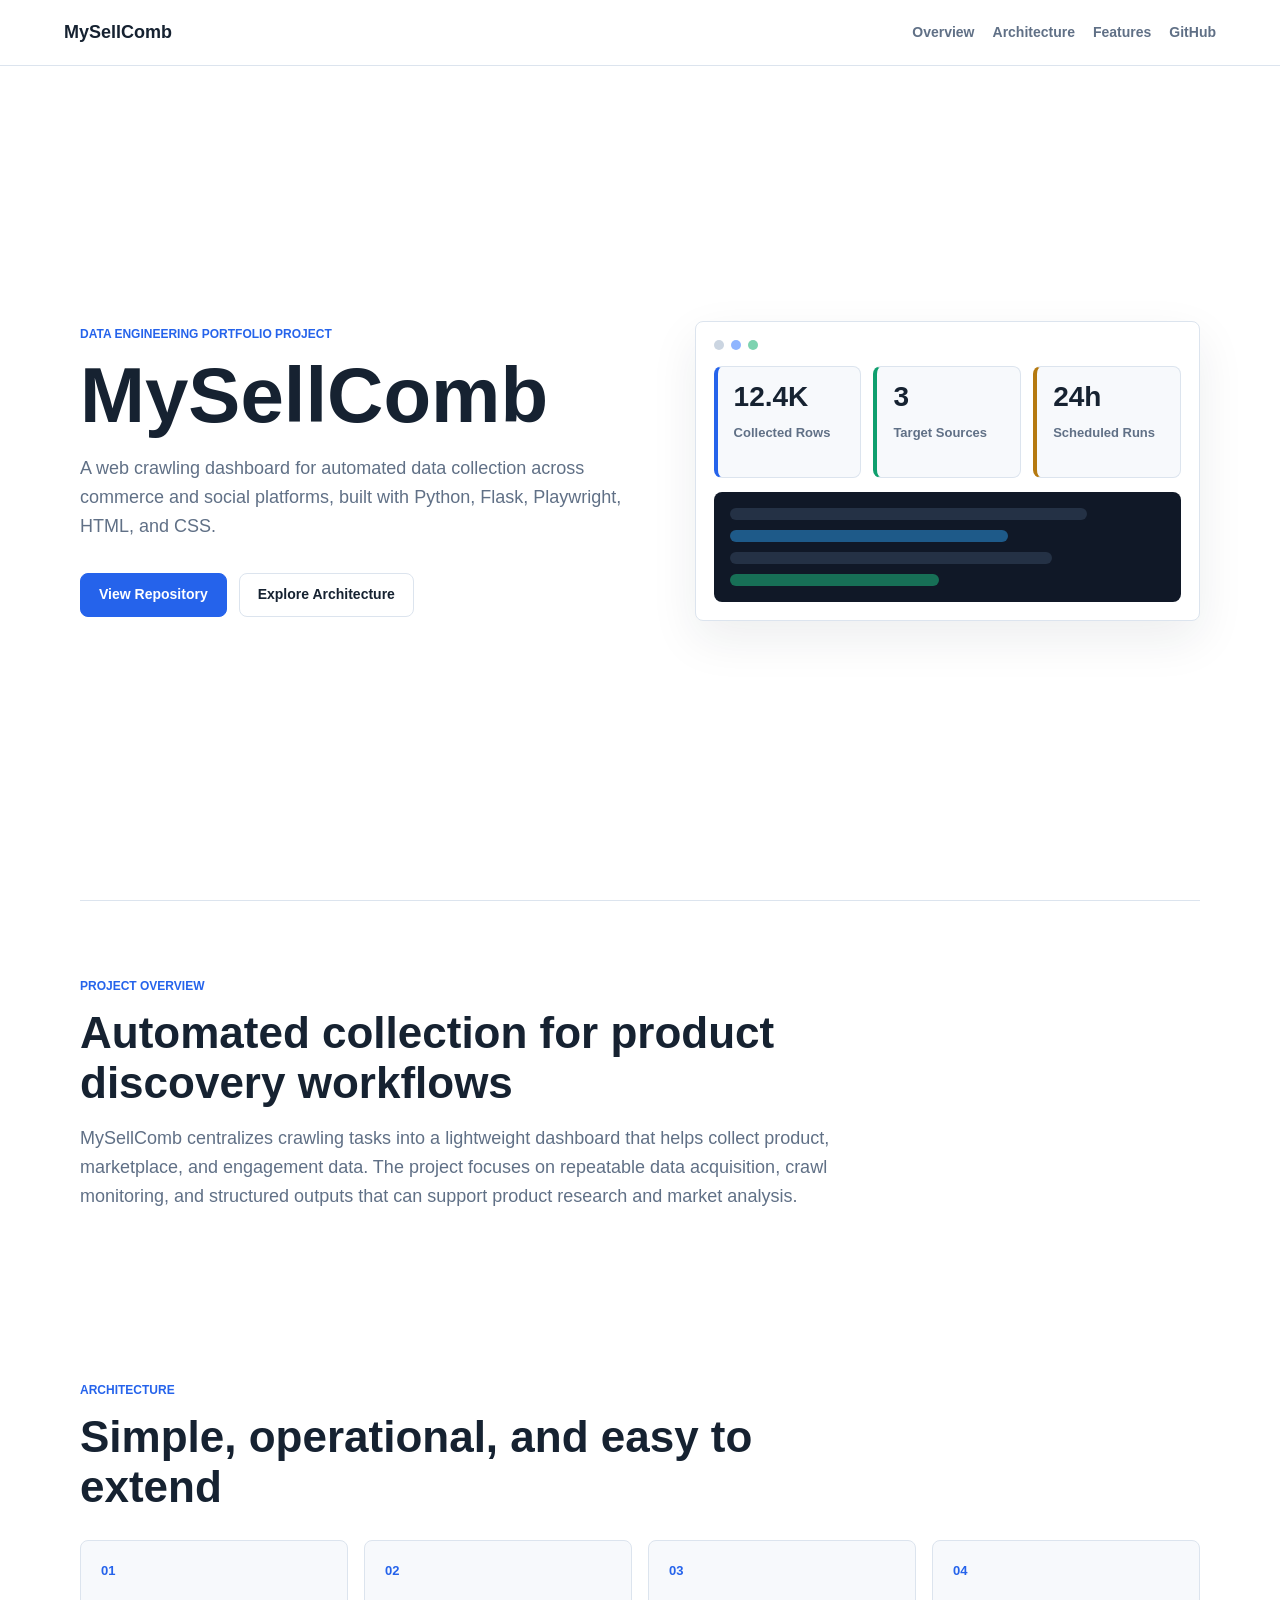
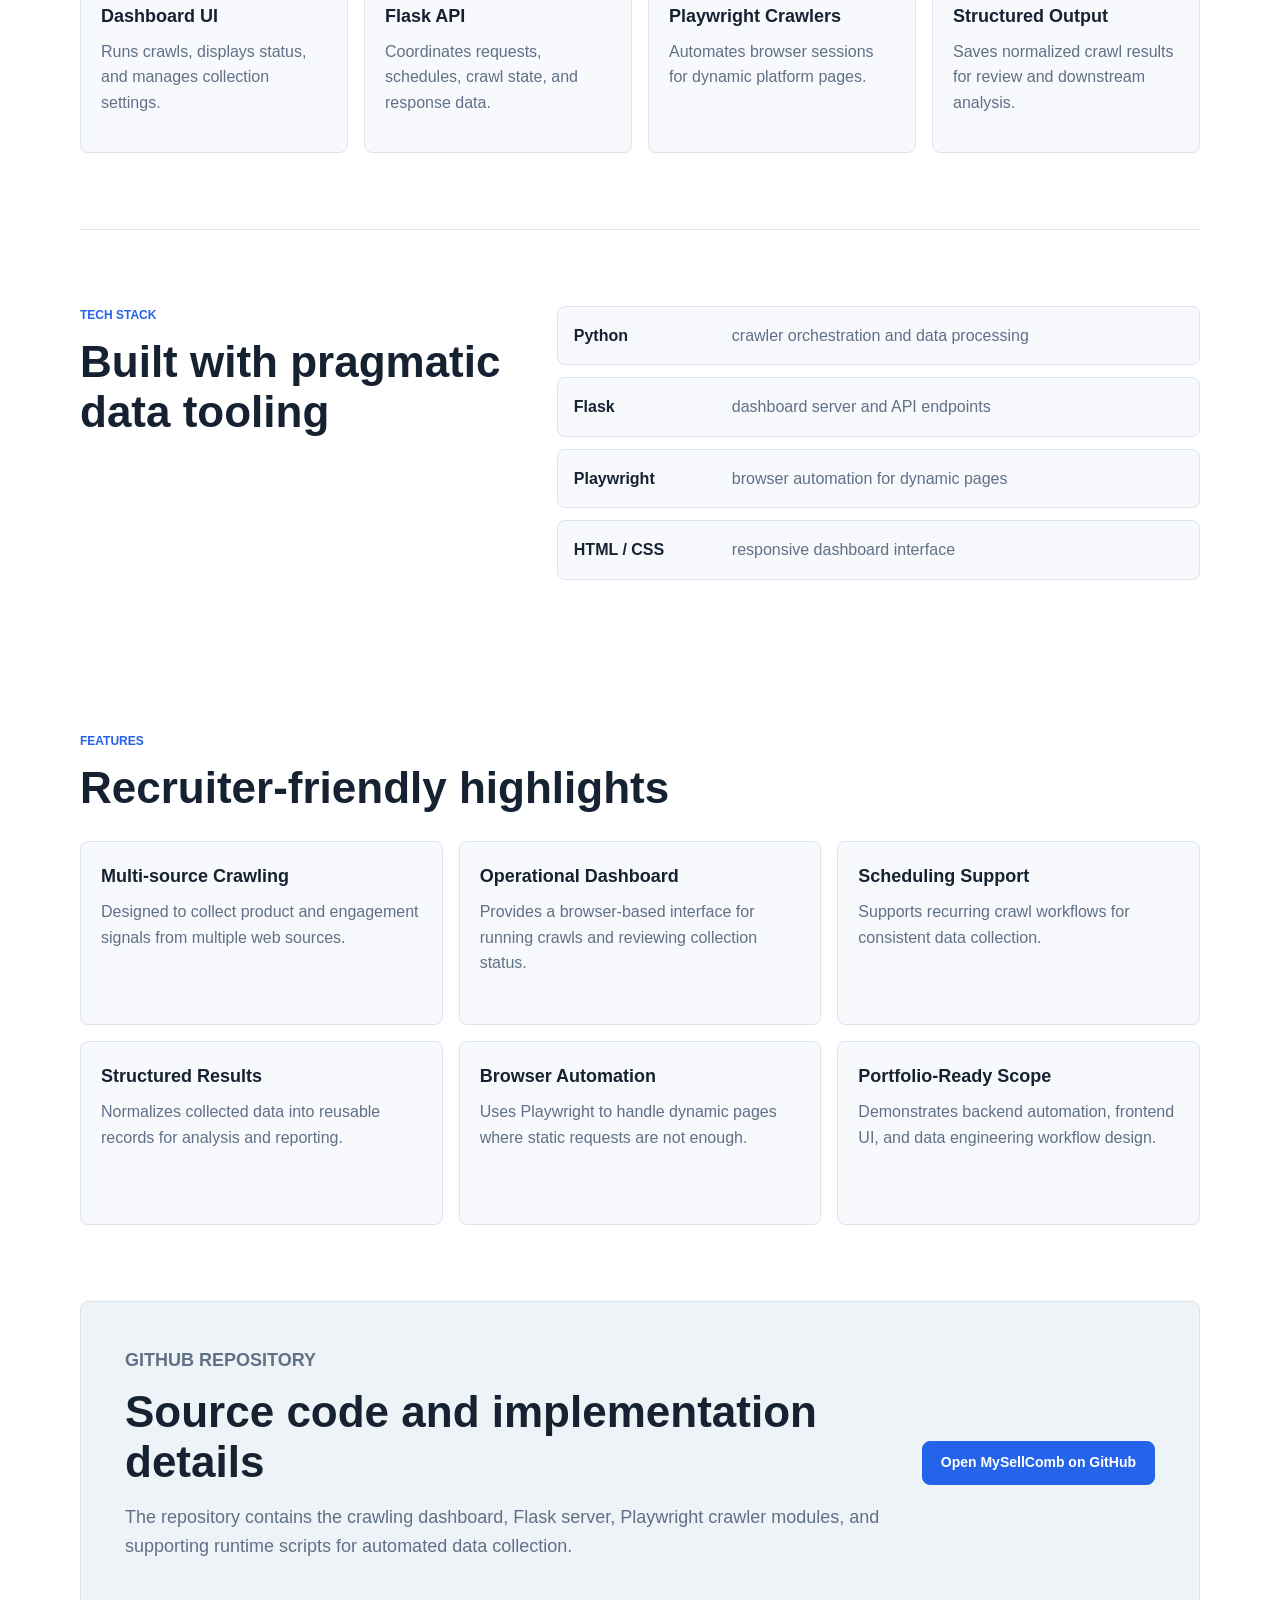
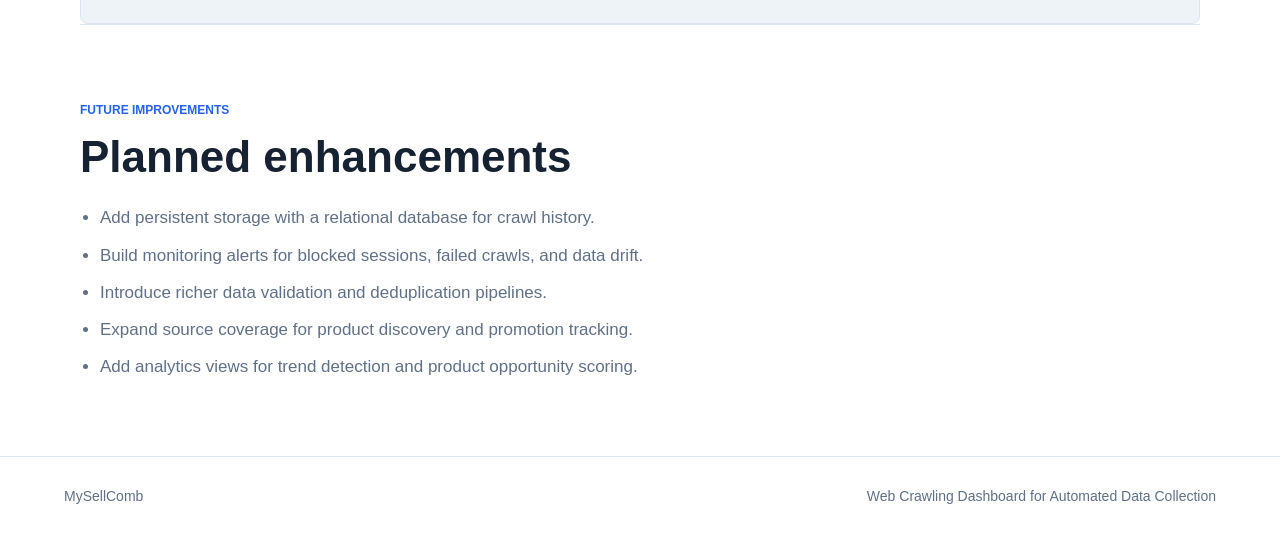
<file: index.html>
<!DOCTYPE html>
<html lang="en">
<head>
  <meta charset="UTF-8">
  <meta name="viewport" content="width=device-width, initial-scale=1.0">
  <title>MySellComb | Web Crawling Dashboard Portfolio</title>
  <meta name="description" content="MySellComb is a Python, Flask, and Playwright web crawling dashboard for automated product and social data collection.">
  <link rel="stylesheet" href="style.css">
</head>
<body>
  <header class="site-header">
    <a class="brand" href="#top">MySellComb</a>
    <nav class="nav-links" aria-label="Primary navigation">
      <a href="#overview">Overview</a>
      <a href="#architecture">Architecture</a>
      <a href="#features">Features</a>
      <a href="#repository">GitHub</a>
    </nav>
  </header>

  <main id="top">
    <section class="hero section">
      <div class="hero-copy">
        <p class="eyebrow">Data Engineering Portfolio Project</p>
        <h1>MySellComb</h1>
        <p class="hero-text">
          A web crawling dashboard for automated data collection across commerce and social platforms,
          built with Python, Flask, Playwright, HTML, and CSS.
        </p>
        <div class="hero-actions">
          <a class="button primary" href="#repository">View Repository</a>
          <a class="button secondary" href="#architecture">Explore Architecture</a>
        </div>
      </div>

      <div class="dashboard-visual" aria-label="Dashboard preview">
        <div class="window-bar">
          <span></span>
          <span></span>
          <span></span>
        </div>
        <div class="visual-grid">
          <div class="metric-panel">
            <strong>12.4K</strong>
            <span>Collected Rows</span>
          </div>
          <div class="metric-panel accent-green">
            <strong>3</strong>
            <span>Target Sources</span>
          </div>
          <div class="metric-panel accent-gold">
            <strong>24h</strong>
            <span>Scheduled Runs</span>
          </div>
        </div>
        <div class="log-preview">
          <div></div>
          <div></div>
          <div></div>
          <div></div>
        </div>
      </div>
    </section>

    <section id="overview" class="section content-section">
      <div class="section-heading">
        <p class="eyebrow">Project Overview</p>
        <h2>Automated collection for product discovery workflows</h2>
      </div>
      <p>
        MySellComb centralizes crawling tasks into a lightweight dashboard that helps collect product,
        marketplace, and engagement data. The project focuses on repeatable data acquisition, crawl
        monitoring, and structured outputs that can support product research and market analysis.
      </p>
    </section>

    <section id="architecture" class="section">
      <div class="section-heading">
        <p class="eyebrow">Architecture</p>
        <h2>Simple, operational, and easy to extend</h2>
      </div>
      <div class="architecture-flow">
        <div class="flow-card">
          <span class="flow-number">01</span>
          <h3>Dashboard UI</h3>
          <p>Runs crawls, displays status, and manages collection settings.</p>
        </div>
        <div class="flow-card">
          <span class="flow-number">02</span>
          <h3>Flask API</h3>
          <p>Coordinates requests, schedules, crawl state, and response data.</p>
        </div>
        <div class="flow-card">
          <span class="flow-number">03</span>
          <h3>Playwright Crawlers</h3>
          <p>Automates browser sessions for dynamic platform pages.</p>
        </div>
        <div class="flow-card">
          <span class="flow-number">04</span>
          <h3>Structured Output</h3>
          <p>Saves normalized crawl results for review and downstream analysis.</p>
        </div>
      </div>
    </section>

    <section id="tech-stack" class="section split-section">
      <div>
        <p class="eyebrow">Tech Stack</p>
        <h2>Built with pragmatic data tooling</h2>
      </div>
      <div class="stack-list">
        <div>
          <strong>Python</strong>
          <span>crawler orchestration and data processing</span>
        </div>
        <div>
          <strong>Flask</strong>
          <span>dashboard server and API endpoints</span>
        </div>
        <div>
          <strong>Playwright</strong>
          <span>browser automation for dynamic pages</span>
        </div>
        <div>
          <strong>HTML / CSS</strong>
          <span>responsive dashboard interface</span>
        </div>
      </div>
    </section>

    <section id="features" class="section">
      <div class="section-heading">
        <p class="eyebrow">Features</p>
        <h2>Recruiter-friendly highlights</h2>
      </div>
      <div class="feature-grid">
        <article>
          <h3>Multi-source Crawling</h3>
          <p>Designed to collect product and engagement signals from multiple web sources.</p>
        </article>
        <article>
          <h3>Operational Dashboard</h3>
          <p>Provides a browser-based interface for running crawls and reviewing collection status.</p>
        </article>
        <article>
          <h3>Scheduling Support</h3>
          <p>Supports recurring crawl workflows for consistent data collection.</p>
        </article>
        <article>
          <h3>Structured Results</h3>
          <p>Normalizes collected data into reusable records for analysis and reporting.</p>
        </article>
        <article>
          <h3>Browser Automation</h3>
          <p>Uses Playwright to handle dynamic pages where static requests are not enough.</p>
        </article>
        <article>
          <h3>Portfolio-Ready Scope</h3>
          <p>Demonstrates backend automation, frontend UI, and data engineering workflow design.</p>
        </article>
      </div>
    </section>

    <section id="repository" class="section repository-section">
      <div>
        <p class="eyebrow">GitHub Repository</p>
        <h2>Source code and implementation details</h2>
        <p>
          The repository contains the crawling dashboard, Flask server, Playwright crawler modules,
          and supporting runtime scripts for automated data collection.
        </p>
      </div>
      <a class="button primary" href="https://github.com/alpha-maco/MySellComb" target="_blank" rel="noreferrer">
        Open MySellComb on GitHub
      </a>
    </section>

    <section id="future" class="section content-section">
      <div class="section-heading">
        <p class="eyebrow">Future Improvements</p>
        <h2>Planned enhancements</h2>
      </div>
      <ul class="future-list">
        <li>Add persistent storage with a relational database for crawl history.</li>
        <li>Build monitoring alerts for blocked sessions, failed crawls, and data drift.</li>
        <li>Introduce richer data validation and deduplication pipelines.</li>
        <li>Expand source coverage for product discovery and promotion tracking.</li>
        <li>Add analytics views for trend detection and product opportunity scoring.</li>
      </ul>
    </section>
  </main>

  <footer class="site-footer">
    <span>MySellComb</span>
    <span>Web Crawling Dashboard for Automated Data Collection</span>
  </footer>
</body>
</html>
</file>
<file: style.css>
:root {
  --bg: #ffffff;
  --panel: #f7f9fc;
  --panel-strong: #eef3f8;
  --text: #162231;
  --muted: #607086;
  --line: #dce4ee;
  --blue: #2563eb;
  --green: #0f9f6e;
  --gold: #b57910;
  --shadow: 0 18px 48px rgba(22, 34, 49, 0.08);
}

* {
  box-sizing: border-box;
}

html {
  scroll-behavior: smooth;
}

body {
  margin: 0;
  font-family: Arial, Helvetica, sans-serif;
  background: var(--bg);
  color: var(--text);
  line-height: 1.6;
}

a {
  color: inherit;
  text-decoration: none;
}

.site-header {
  position: sticky;
  top: 0;
  z-index: 10;
  display: flex;
  align-items: center;
  justify-content: space-between;
  gap: 24px;
  padding: 18px clamp(20px, 5vw, 72px);
  background: rgba(255, 255, 255, 0.92);
  border-bottom: 1px solid var(--line);
  backdrop-filter: blur(14px);
}

.brand {
  font-size: 18px;
  font-weight: 800;
}

.nav-links {
  display: flex;
  align-items: center;
  gap: 18px;
  color: var(--muted);
  font-size: 14px;
  font-weight: 700;
}

.nav-links a:hover {
  color: var(--blue);
}

.section {
  width: min(1120px, calc(100% - 40px));
  margin: 0 auto;
  padding: 76px 0;
}

.hero {
  display: grid;
  grid-template-columns: minmax(0, 1.05fr) minmax(320px, 0.95fr);
  align-items: center;
  gap: 56px;
  min-height: calc(100vh - 66px);
  padding-top: 52px;
}

.eyebrow {
  margin: 0 0 12px;
  color: var(--blue);
  font-size: 12px;
  font-weight: 800;
  text-transform: uppercase;
}

h1,
h2,
h3,
p {
  margin-top: 0;
}

h1 {
  margin-bottom: 20px;
  font-size: clamp(44px, 7vw, 78px);
  line-height: 1;
}

h2 {
  margin-bottom: 16px;
  font-size: clamp(28px, 4vw, 44px);
  line-height: 1.14;
}

h3 {
  margin-bottom: 8px;
  font-size: 18px;
}

.hero-text,
.content-section > p,
.repository-section p {
  color: var(--muted);
  font-size: 18px;
  max-width: 760px;
}

.hero-actions {
  display: flex;
  flex-wrap: wrap;
  gap: 12px;
  margin-top: 32px;
}

.button {
  display: inline-flex;
  align-items: center;
  justify-content: center;
  min-height: 44px;
  padding: 0 18px;
  border: 1px solid var(--line);
  border-radius: 8px;
  font-size: 14px;
  font-weight: 800;
}

.button.primary {
  background: var(--blue);
  border-color: var(--blue);
  color: #ffffff;
}

.button.secondary {
  background: #ffffff;
  color: var(--text);
}

.button:hover {
  transform: translateY(-1px);
}

.dashboard-visual {
  padding: 18px;
  background: #ffffff;
  border: 1px solid var(--line);
  border-radius: 8px;
  box-shadow: var(--shadow);
}

.window-bar {
  display: flex;
  gap: 7px;
  padding-bottom: 16px;
}

.window-bar span {
  width: 10px;
  height: 10px;
  border-radius: 50%;
  background: #cbd5e1;
}

.window-bar span:nth-child(2) {
  background: #8fb5ff;
}

.window-bar span:nth-child(3) {
  background: #7dd3b0;
}

.visual-grid {
  display: grid;
  grid-template-columns: repeat(3, 1fr);
  gap: 12px;
  margin-bottom: 14px;
}

.metric-panel {
  min-height: 112px;
  padding: 16px;
  background: var(--panel);
  border: 1px solid var(--line);
  border-left: 4px solid var(--blue);
  border-radius: 8px;
}

.metric-panel strong {
  display: block;
  margin-bottom: 8px;
  font-size: 28px;
  line-height: 1;
}

.metric-panel span {
  color: var(--muted);
  font-size: 13px;
  font-weight: 700;
}

.metric-panel.accent-green {
  border-left-color: var(--green);
}

.metric-panel.accent-gold {
  border-left-color: var(--gold);
}

.log-preview {
  display: grid;
  gap: 10px;
  padding: 16px;
  background: #101827;
  border-radius: 8px;
}

.log-preview div {
  height: 12px;
  background: #243145;
  border-radius: 6px;
}

.log-preview div:nth-child(1) {
  width: 82%;
}

.log-preview div:nth-child(2) {
  width: 64%;
  background: #1e5a89;
}

.log-preview div:nth-child(3) {
  width: 74%;
}

.log-preview div:nth-child(4) {
  width: 48%;
  background: #176f56;
}

.content-section {
  border-top: 1px solid var(--line);
}

.section-heading {
  max-width: 820px;
}

.architecture-flow,
.feature-grid {
  display: grid;
  grid-template-columns: repeat(4, 1fr);
  gap: 16px;
  margin-top: 28px;
}

.flow-card,
.feature-grid article {
  min-height: 184px;
  padding: 20px;
  background: var(--panel);
  border: 1px solid var(--line);
  border-radius: 8px;
}

.flow-number {
  display: block;
  margin-bottom: 20px;
  color: var(--blue);
  font-size: 13px;
  font-weight: 900;
}

.flow-card p,
.feature-grid p,
.stack-list span,
.future-list {
  color: var(--muted);
}

.split-section {
  display: grid;
  grid-template-columns: 0.8fr 1.2fr;
  gap: 48px;
  align-items: start;
  border-top: 1px solid var(--line);
}

.stack-list {
  display: grid;
  gap: 12px;
}

.stack-list div {
  display: grid;
  grid-template-columns: 140px 1fr;
  gap: 18px;
  padding: 16px;
  background: var(--panel);
  border: 1px solid var(--line);
  border-radius: 8px;
}

.stack-list strong {
  font-size: 16px;
}

.feature-grid {
  grid-template-columns: repeat(3, 1fr);
}

.repository-section {
  display: grid;
  grid-template-columns: 1fr auto;
  align-items: center;
  gap: 32px;
  padding: 44px;
  background: var(--panel-strong);
  border: 1px solid var(--line);
  border-radius: 8px;
}

.repository-section .button {
  white-space: nowrap;
}

.future-list {
  display: grid;
  gap: 10px;
  margin: 22px 0 0;
  padding-left: 20px;
  font-size: 17px;
}

.site-footer {
  display: flex;
  justify-content: space-between;
  gap: 20px;
  padding: 28px clamp(20px, 5vw, 72px);
  color: var(--muted);
  border-top: 1px solid var(--line);
  font-size: 14px;
}

@media (max-width: 920px) {
  .site-header,
  .site-footer {
    align-items: flex-start;
    flex-direction: column;
  }

  .nav-links {
    flex-wrap: wrap;
  }

  .hero,
  .split-section,
  .repository-section {
    grid-template-columns: 1fr;
  }

  .hero {
    min-height: auto;
  }

  .architecture-flow,
  .feature-grid {
    grid-template-columns: repeat(2, 1fr);
  }

  .repository-section {
    padding: 28px;
  }

  .repository-section .button {
    width: 100%;
  }
}

@media (max-width: 620px) {
  .section {
    width: min(100% - 28px, 1120px);
    padding: 52px 0;
  }

  .visual-grid,
  .architecture-flow,
  .feature-grid,
  .stack-list div {
    grid-template-columns: 1fr;
  }

  .hero-actions {
    flex-direction: column;
  }

  .button {
    width: 100%;
  }
}
</file>
